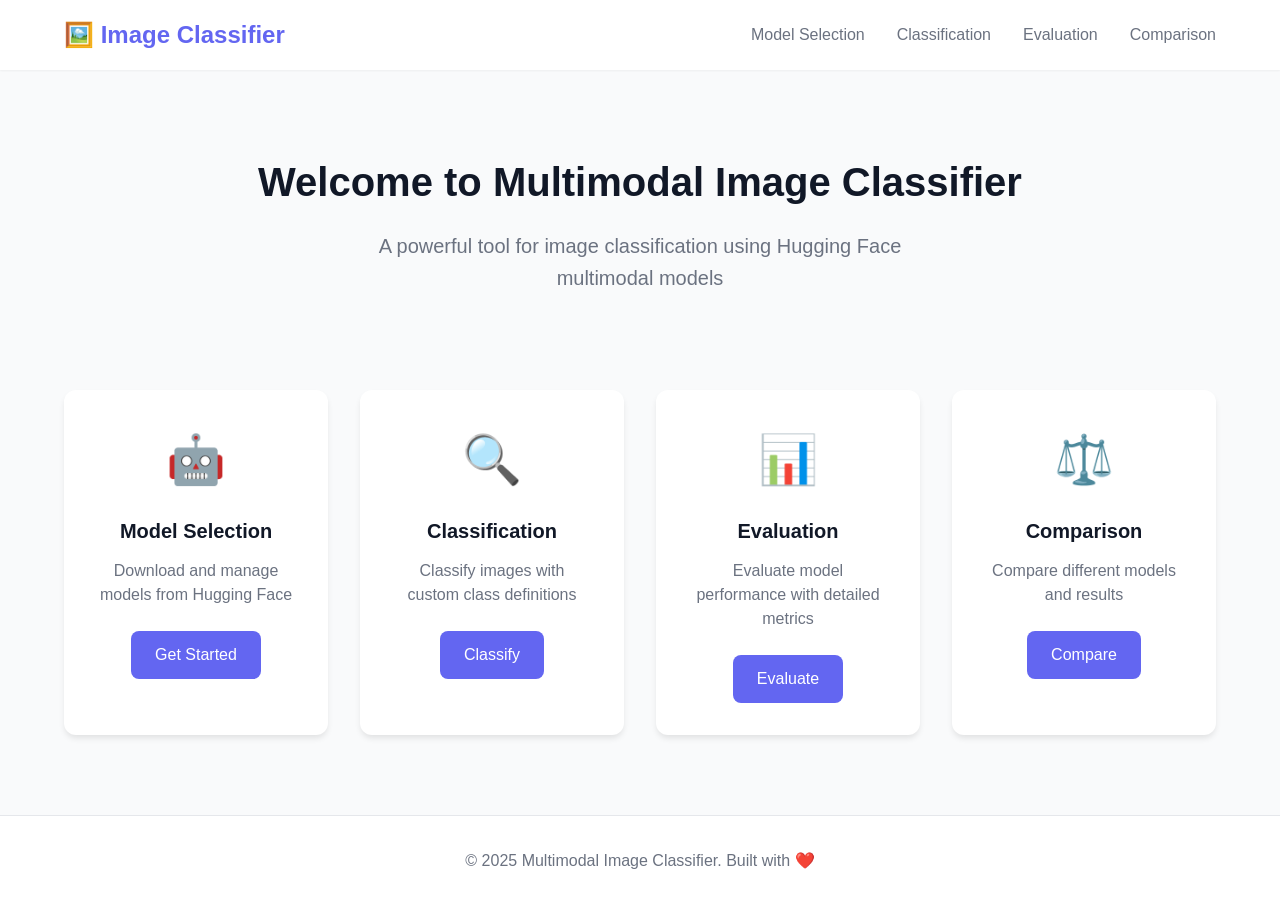
<file: frontend/index.html>
<!DOCTYPE html>
<html lang="tr">
<head>
    <meta charset="UTF-8">
    <meta name="viewport" content="width=device-width, initial-scale=1.0">
    <title>Multimodal Image Classifier</title>
    <link rel="stylesheet" href="css/main.css">
    <link rel="stylesheet" href="css/components.css">
</head>
<body>
    <nav class="navbar">
        <div class="container">
            <div class="nav-brand">
                <h1>🖼️ Image Classifier</h1>
            </div>
            <ul class="nav-menu">
                <li><a href="pages/model-selection.html" class="nav-link">Model Selection</a></li>
                <li><a href="pages/classification.html" class="nav-link">Classification</a></li>
                <li><a href="pages/evaluation.html" class="nav-link">Evaluation</a></li>
                <li><a href="pages/comparison.html" class="nav-link">Comparison</a></li>
            </ul>
        </div>
    </nav>

    <main class="main-content">
        <div class="container">
            <section class="hero">
                <h2>Welcome to Multimodal Image Classifier</h2>
                <p>A powerful tool for image classification using Hugging Face multimodal models</p>
            </section>

            <section class="features">
                <div class="feature-card">
                    <div class="feature-icon">🤖</div>
                    <h3>Model Selection</h3>
                    <p>Download and manage models from Hugging Face</p>
                    <a href="pages/model-selection.html" class="btn btn-primary">Get Started</a>
                </div>

                <div class="feature-card">
                    <div class="feature-icon">🔍</div>
                    <h3>Classification</h3>
                    <p>Classify images with custom class definitions</p>
                    <a href="pages/classification.html" class="btn btn-primary">Classify</a>
                </div>

                <div class="feature-card">
                    <div class="feature-icon">📊</div>
                    <h3>Evaluation</h3>
                    <p>Evaluate model performance with detailed metrics</p>
                    <a href="pages/evaluation.html" class="btn btn-primary">Evaluate</a>
                </div>

                <div class="feature-card">
                    <div class="feature-icon">⚖️</div>
                    <h3>Comparison</h3>
                    <p>Compare different models and results</p>
                    <a href="pages/comparison.html" class="btn btn-primary">Compare</a>
                </div>
            </section>
        </div>
    </main>

    <footer class="footer">
        <div class="container">
            <p>&copy; 2025 Multimodal Image Classifier. Built with ❤️</p>
        </div>
    </footer>
</body>
</html>
</file>
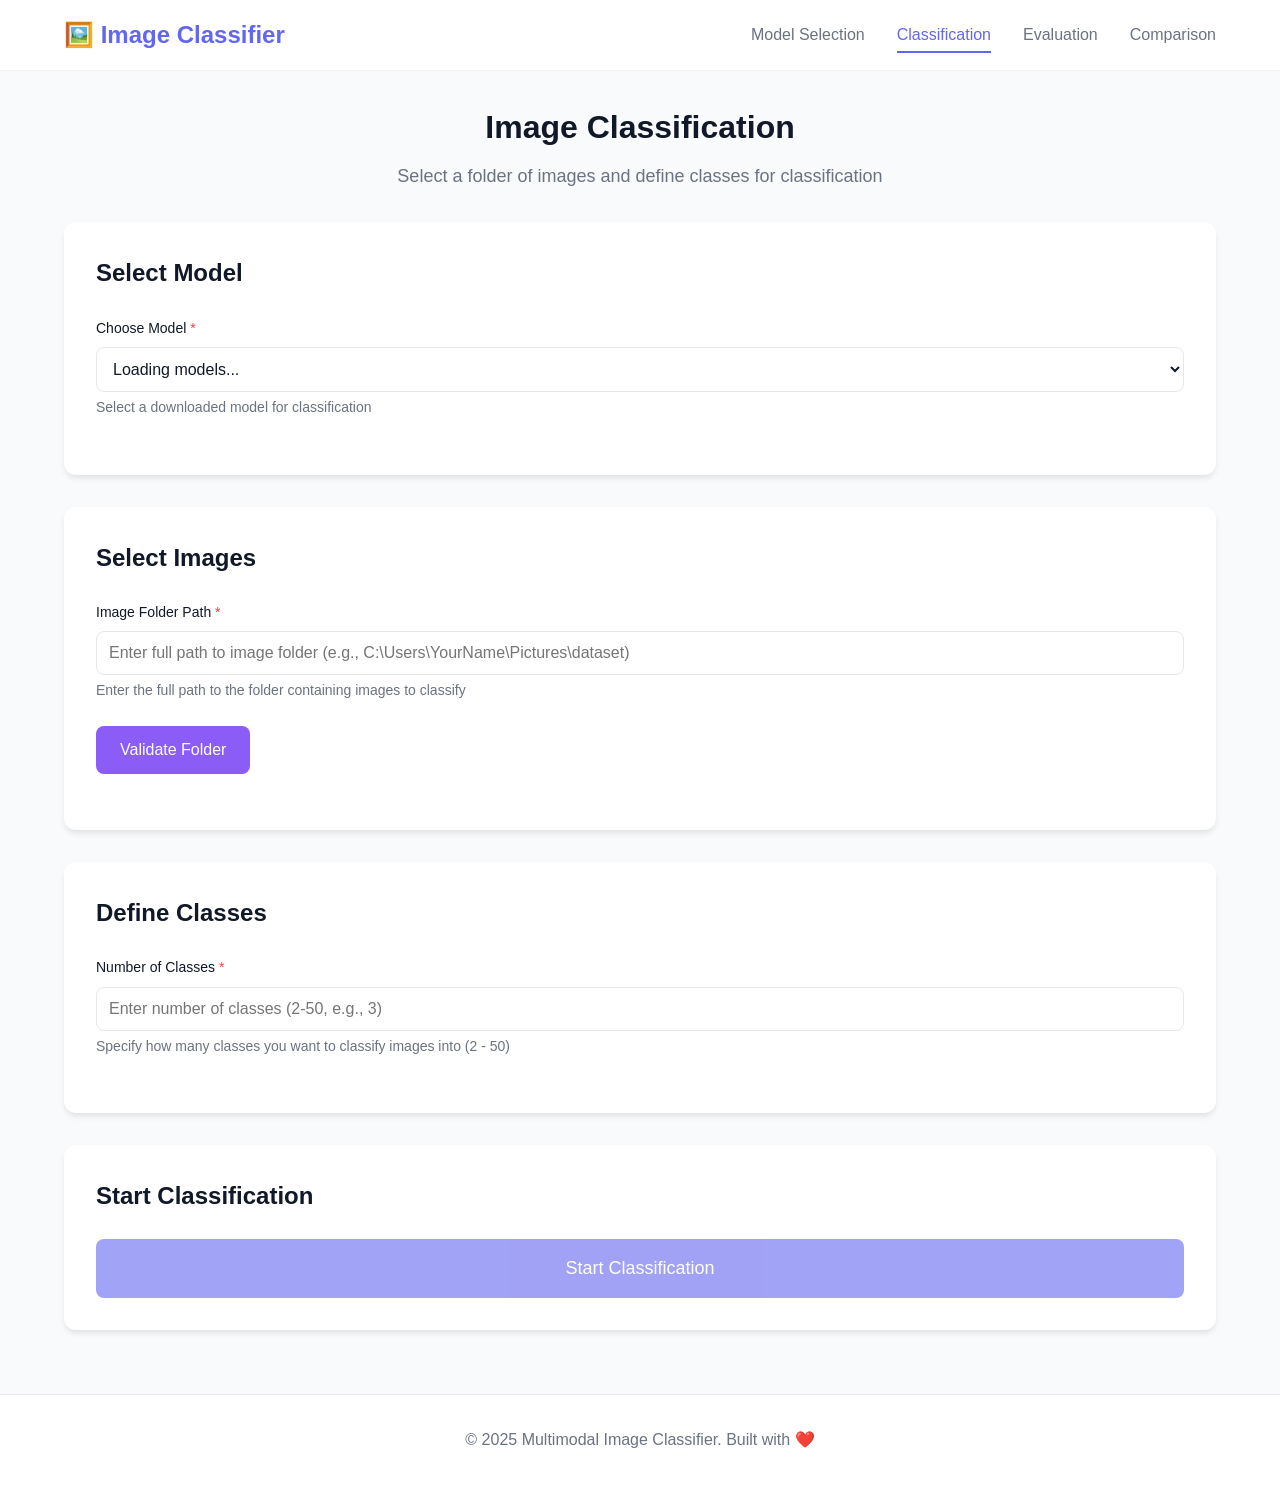
<file: frontend/pages/classification.html>
<!DOCTYPE html>
<html lang="tr">
<head>
    <meta charset="UTF-8">
    <meta name="viewport" content="width=device-width, initial-scale=1.0">
    <title>Classification - Multimodal Image Classifier</title>
    <link rel="stylesheet" href="../css/main.css">
    <link rel="stylesheet" href="../css/components.css">
</head>
<body>
    <nav class="navbar">
        <div class="container">
            <div class="nav-brand">
                <h1>🖼️ Image Classifier</h1>
            </div>
            <ul class="nav-menu">
                <li><a href="model-selection.html" class="nav-link">Model Selection</a></li>
                <li><a href="classification.html" class="nav-link active">Classification</a></li>
                <li><a href="evaluation.html" class="nav-link">Evaluation</a></li>
                <li><a href="comparison.html" class="nav-link">Comparison</a></li>
            </ul>
        </div>
    </nav>

    <main class="main-content">
        <div class="container">
            <div class="page-header">
                <h2>Image Classification</h2>
                <p>Select a folder of images and define classes for classification</p>
            </div>

            <div id="message-container" class="hidden"></div>

            <div class="content-section">
                <h3 class="section-title">Select Model</h3>
                
                <div class="form-group">
                    <label for="modelSelect" class="form-label form-label-required">Choose Model</label>
                    <select id="modelSelect" class="form-select">
                        <option value="">Loading models...</option>
                    </select>
                    <span class="form-help">Select a downloaded model for classification</span>
                </div>
            </div>

            <div class="content-section">
                <h3 class="section-title">Select Images</h3>
                
                <div class="form-group">
                    <label for="folderPathInput" class="form-label form-label-required">Image Folder Path</label>
                    <input 
                        type="text" 
                        id="folderPathInput" 
                        class="form-input" 
                        placeholder="Enter full path to image folder (e.g., C:\Users\YourName\Pictures\dataset)"
                    >
                    <span class="form-help">Enter the full path to the folder containing images to classify</span>
                </div>

                <div class="form-group">
                    <button id="validateFolderButton" class="btn btn-secondary">
                        Validate Folder
                    </button>
                </div>

                <div id="folderInfo" class="hidden">
                    <div class="card mt-2">
                        <div class="card-body">
                            <p><strong>Folder Path:</strong> <span id="folderPath"></span></p>
                            <p><strong>Status:</strong> <span id="folderStatus" class="badge badge-success">Valid</span></p>
                        </div>
                    </div>
                </div>
            </div>

            <div class="content-section">
                <h3 class="section-title">Define Classes</h3>
                
                <div class="form-group">
                    <label for="classCount" class="form-label form-label-required">Number of Classes</label>
                    <input 
                        type="number" 
                        id="classCount" 
                        class="form-input" 
                        min="2" 
                        max="50" 
                        placeholder="Enter number of classes (2-50, e.g., 3)"
                    >
                    <span class="form-help">Specify how many classes you want to classify images into (2 - 50)</span>
                </div>

                <div id="classInputsContainer" class="hidden">
                    <div class="form-group">
                        <label class="form-label">Class Names</label>
                        <div id="classInputs"></div>
                    </div>
                </div>
            </div>

            <div class="content-section">
                <h3 class="section-title">Start Classification</h3>
                
                <button id="startButton" class="btn btn-primary btn-lg btn-block" disabled>
                    Start Classification
                </button>

                <div id="progressContainer" class="hidden mt-3">
                    <div class="progress">
                        <div id="progressBar" class="progress-bar progress-bar-striped" style="width: 0%">
                            0%
                        </div>
                    </div>
                    <p class="text-center mt-2">
                        <span id="progressText">Processing images...</span>
                    </p>
                </div>

                <div id="resultsContainer" class="hidden mt-3">
                    <div class="card">
                        <div class="card-header">
                            <h4 class="card-title">Classification Complete</h4>
                        </div>
                        <div class="card-body">
                            <p><strong>Prediction ID:</strong> <span id="predictionId"></span></p>
                            <p><strong>Total Images Processed:</strong> <span id="totalProcessed"></span></p>
                            <p class="mt-3">You can now proceed to the evaluation page to assess the model's performance.</p>
                            <div class="btn-group mt-3">
                                <a href="evaluation.html" class="btn btn-success">Go to Evaluation</a>
                                <button id="newClassificationButton" class="btn btn-outline">New Classification</button>
                            </div>
                        </div>
                    </div>
                </div>
            </div>
        </div>
    </main>

    <footer class="footer">
        <div class="container">
            <p>&copy; 2025 Multimodal Image Classifier. Built with ❤️</p>
        </div>
    </footer>

    <script src="../js/api.js"></script>
    <script src="../js/classification.js"></script>
</body>
</html>
</file>
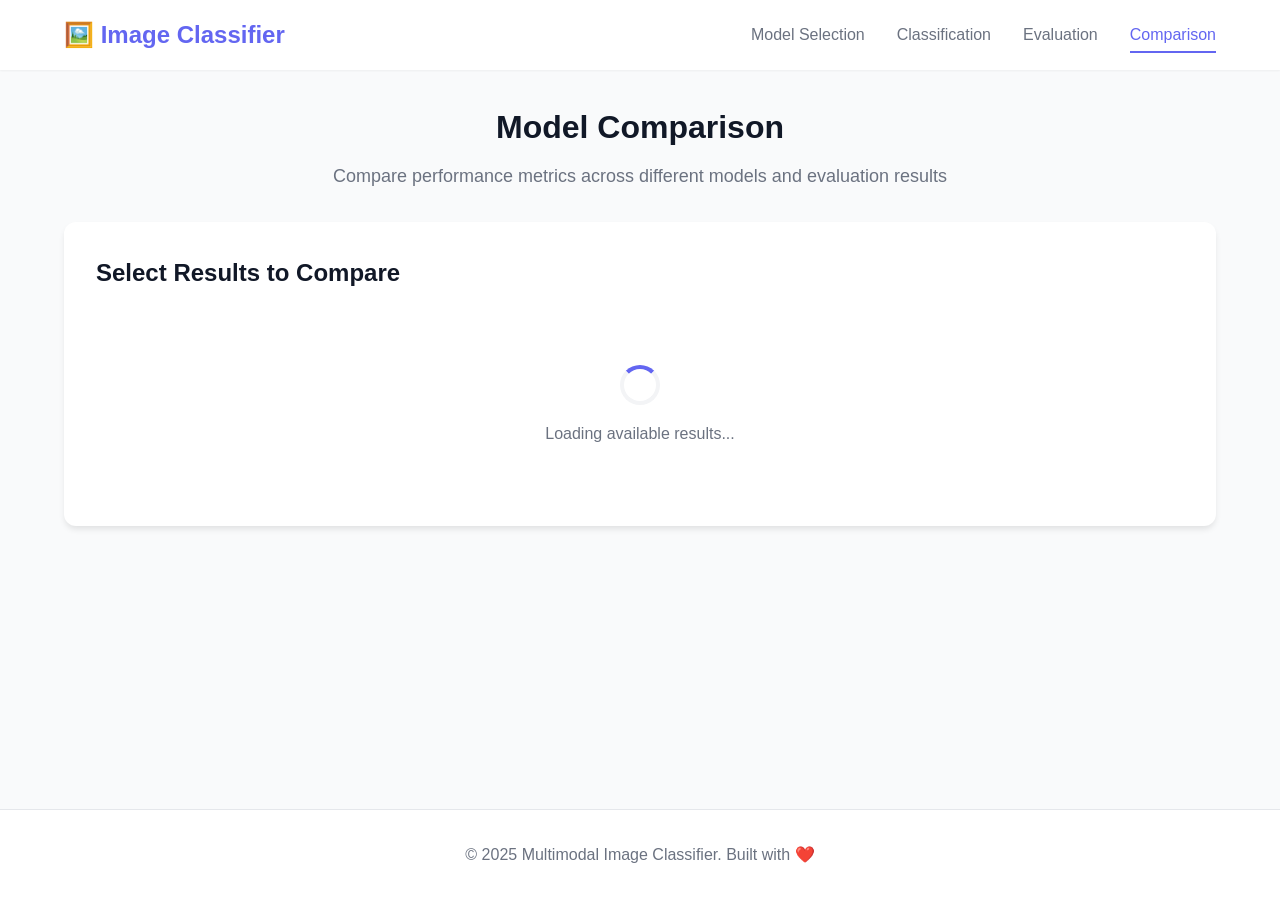
<file: frontend/pages/comparison.html>
<!DOCTYPE html>
<html lang="tr">
<head>
    <meta charset="UTF-8">
    <meta name="viewport" content="width=device-width, initial-scale=1.0">
    <title>Comparison - Multimodal Image Classifier</title>
    <link rel="stylesheet" href="../css/main.css">
    <link rel="stylesheet" href="../css/components.css">
</head>
<body>
    <nav class="navbar">
        <div class="container">
            <div class="nav-brand">
                <h1>🖼️ Image Classifier</h1>
            </div>
            <ul class="nav-menu">
                <li><a href="model-selection.html" class="nav-link">Model Selection</a></li>
                <li><a href="classification.html" class="nav-link">Classification</a></li>
                <li><a href="evaluation.html" class="nav-link">Evaluation</a></li>
                <li><a href="comparison.html" class="nav-link active">Comparison</a></li>
            </ul>
        </div>
    </nav>

    <main class="main-content">
        <div class="container">
            <div class="page-header">
                <h2>Model Comparison</h2>
                <p>Compare performance metrics across different models and evaluation results</p>
            </div>

            <!-- Message Container -->
            <div id="message-container" class="hidden"></div>

            <!-- Results Selection Section -->
            <div class="content-section">
                <h3 class="section-title">Select Results to Compare</h3>
                
                <div id="loading-container" class="hidden">
                    <div class="loading-container">
                        <div class="spinner"></div>
                        <p class="loading-text">Loading available results...</p>
                    </div>
                </div>

                <div id="results-selection-container" class="hidden">
                    <div class="btn-group mb-3">
                        <button id="select-all-btn" class="btn btn-secondary btn-sm">
                            Select All
                        </button>
                        <button id="deselect-all-btn" class="btn btn-secondary btn-sm">
                            Deselect All
                        </button>
                        <button id="compare-btn" class="btn btn-primary" disabled>
                            Compare Selected Results
                        </button>
                    </div>

                    <div id="results-list" class="card">
                        <div class="card-body">
                            <p class="text-secondary">No evaluation results available. Please complete an evaluation first.</p>
                        </div>
                    </div>
                </div>
            </div>

            <!-- Comparison Results Section -->
            <div id="comparison-section" class="content-section hidden">
                <h3 class="section-title">Comparison Results</h3>
                
                <div class="table-container">
                    <table id="comparison-table" class="table table-sortable">
                        <thead>
                            <tr>
                                <th data-column="model_name">Model Name</th>
                                <th data-column="date">Date</th>
                                <th data-column="accuracy">Accuracy</th>
                                <th data-column="precision">Precision</th>
                                <th data-column="recall">Recall</th>
                                <th data-column="f1_score">F1-Score</th>
                            </tr>
                        </thead>
                        <tbody id="comparison-table-body">
                        </tbody>
                    </table>
                </div>

                <div class="btn-group mt-3">
                    <button id="new-comparison-btn" class="btn btn-outline">
                        New Comparison
                    </button>
                </div>
            </div>
        </div>
    </main>

    <footer class="footer">
        <div class="container">
            <p>&copy; 2025 Multimodal Image Classifier. Built with ❤️</p>
        </div>
    </footer>

    <script src="../js/api.js"></script>
    <script src="../js/comparison.js"></script>
</body>
</html>
</file>
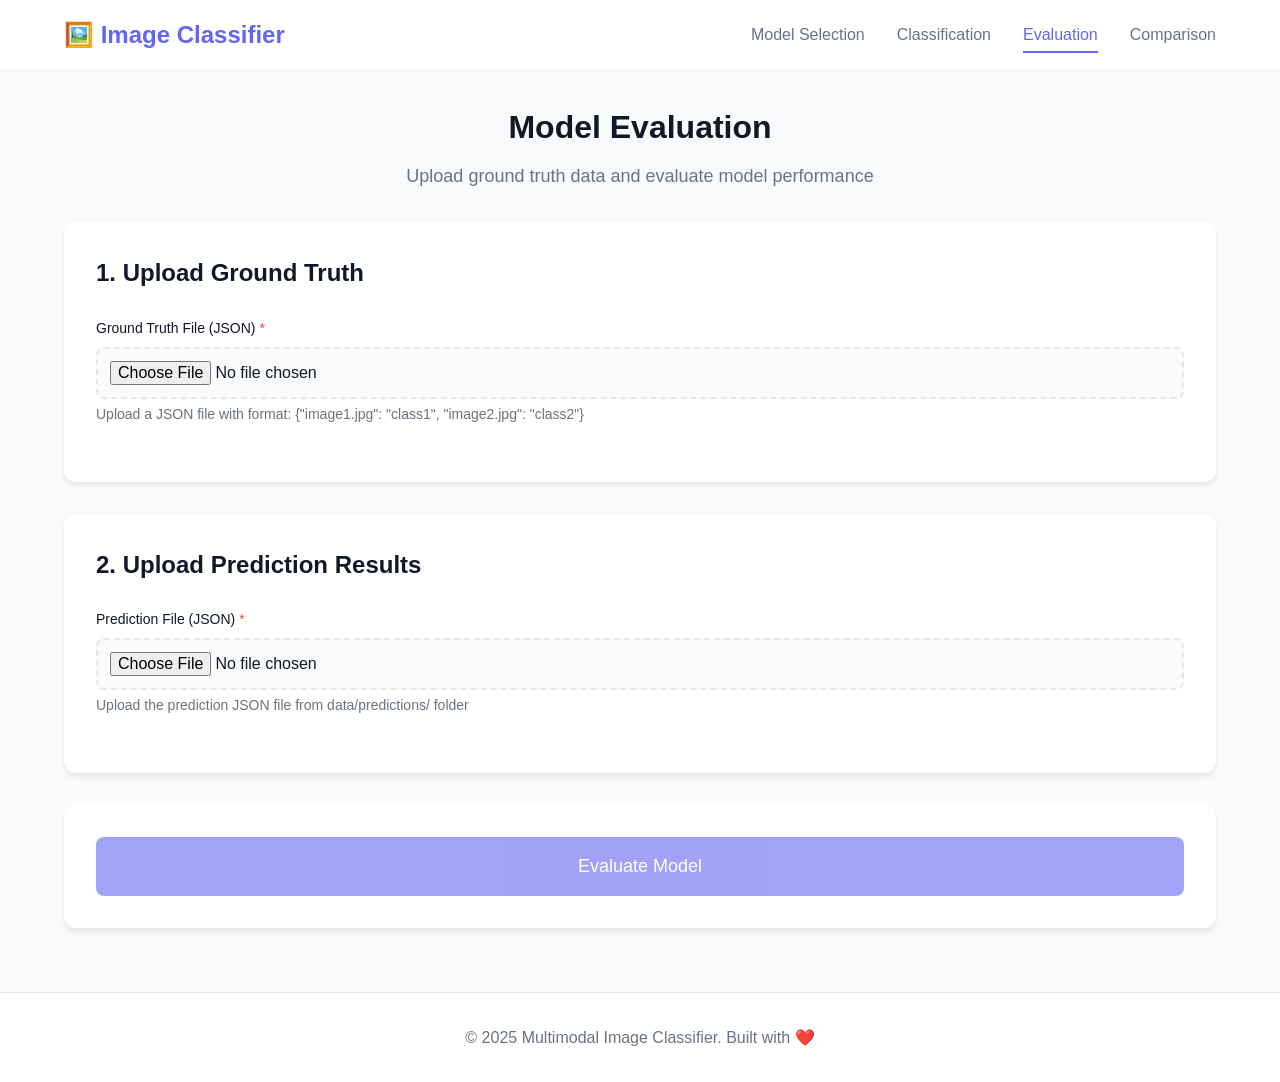
<file: frontend/pages/evaluation.html>
<!DOCTYPE html>
<html lang="tr">
<head>
    <meta charset="UTF-8">
    <meta name="viewport" content="width=device-width, initial-scale=1.0">
    <title>Evaluation - Multimodal Image Classifier</title>
    <link rel="stylesheet" href="../css/main.css">
    <link rel="stylesheet" href="../css/components.css">
</head>
<body>
    <nav class="navbar">
        <div class="container">
            <div class="nav-brand">
                <h1>🖼️ Image Classifier</h1>
            </div>
            <ul class="nav-menu">
                <li><a href="model-selection.html" class="nav-link">Model Selection</a></li>
                <li><a href="classification.html" class="nav-link">Classification</a></li>
                <li><a href="evaluation.html" class="nav-link active">Evaluation</a></li>
                <li><a href="comparison.html" class="nav-link">Comparison</a></li>
            </ul>
        </div>
    </nav>

    <main class="main-content">
        <div class="container">
            <div class="page-header">
                <h2>Model Evaluation</h2>
                <p>Upload ground truth data and evaluate model performance</p>
            </div>

            <!-- Message Container -->
            <div id="message-container" class="hidden"></div>

            <!-- Ground Truth Upload Section -->
            <div class="content-section">
                <h3 class="section-title">1. Upload Ground Truth</h3>
                <div class="form-group">
                    <label for="ground-truth-file" class="form-label form-label-required">
                        Ground Truth File (JSON)
                    </label>
                    <input 
                        type="file" 
                        id="ground-truth-file" 
                        class="form-file-input" 
                        accept=".json"
                    >
                    <span class="form-help">
                        Upload a JSON file with format: {"image1.jpg": "class1", "image2.jpg": "class2"}
                    </span>
                </div>
                <div id="ground-truth-info" class="hidden mt-2">
                    <div class="badge badge-success">✓ Ground truth uploaded</div>
                    <p class="form-help mt-1" id="ground-truth-details"></p>
                </div>
            </div>

            <!-- Prediction File Upload Section -->
            <div class="content-section">
                <h3 class="section-title">2. Upload Prediction Results</h3>
                <div class="form-group">
                    <label for="prediction-file" class="form-label form-label-required">
                        Prediction File (JSON)
                    </label>
                    <input 
                        type="file" 
                        id="prediction-file" 
                        class="form-file-input" 
                        accept=".json"
                    >
                    <span class="form-help">
                        Upload the prediction JSON file from data/predictions/ folder
                    </span>
                </div>
                <div id="prediction-info" class="hidden mt-2">
                    <div class="badge badge-success">✓ Prediction file loaded</div>
                    <p class="form-help mt-1" id="prediction-details"></p>
                </div>
            </div>

            <!-- Evaluate Button -->
            <div class="content-section">
                <button id="evaluate-btn" class="btn btn-primary btn-lg btn-block" disabled>
                    Evaluate Model
                </button>
            </div>

            <!-- Loading Container -->
            <div id="loading-container" class="hidden"></div>

            <!-- Results Section -->
            <div id="results-section" class="hidden">
                <!-- Metrics Cards -->
                <div class="content-section">
                    <h3 class="section-title">Evaluation Metrics</h3>
                    <div class="card-grid">
                        <div class="card">
                            <div class="card-body text-center">
                                <h4 style="color: var(--text-secondary); font-size: 0.875rem; margin-bottom: 0.5rem;">Accuracy</h4>
                                <p id="metric-accuracy" style="font-size: 2.5rem; font-weight: 700; color: var(--primary-color); margin: 0;">-</p>
                            </div>
                        </div>
                        <div class="card">
                            <div class="card-body text-center">
                                <h4 style="color: var(--text-secondary); font-size: 0.875rem; margin-bottom: 0.5rem;">Precision</h4>
                                <p id="metric-precision" style="font-size: 2.5rem; font-weight: 700; color: var(--success-color); margin: 0;">-</p>
                            </div>
                        </div>
                        <div class="card">
                            <div class="card-body text-center">
                                <h4 style="color: var(--text-secondary); font-size: 0.875rem; margin-bottom: 0.5rem;">Recall</h4>
                                <p id="metric-recall" style="font-size: 2.5rem; font-weight: 700; color: var(--warning-color); margin: 0;">-</p>
                            </div>
                        </div>
                        <div class="card">
                            <div class="card-body text-center">
                                <h4 style="color: var(--text-secondary); font-size: 0.875rem; margin-bottom: 0.5rem;">F1-Score</h4>
                                <p id="metric-f1" style="font-size: 2.5rem; font-weight: 700; color: var(--secondary-color); margin: 0;">-</p>
                            </div>
                        </div>
                    </div>
                </div>

                <!-- Confusion Matrix -->
                <div class="content-section">
                    <h3 class="section-title">Confusion Matrix</h3>
                    <div id="confusion-matrix-container" class="text-center">
                        <p class="text-secondary">Confusion matrix will appear here</p>
                    </div>
                </div>

                <!-- Per-Class Metrics -->
                <div class="content-section">
                    <h3 class="section-title">Per-Class Metrics</h3>
                    <div id="per-class-metrics-container">
                        <p class="text-secondary">Per-class metrics will appear here</p>
                    </div>
                </div>

                <!-- Save Results Button -->
                <div class="content-section">
                    <button id="save-results-btn" class="btn btn-success btn-lg btn-block">
                        💾 Save Evaluation Results
                    </button>
                </div>
            </div>
        </div>
    </main>

    <footer class="footer">
        <div class="container">
            <p>&copy; 2025 Multimodal Image Classifier. Built with ❤️</p>
        </div>
    </footer>

    <script src="../js/api.js"></script>
    <script src="../js/evaluation.js"></script>
</body>
</html>
</file>
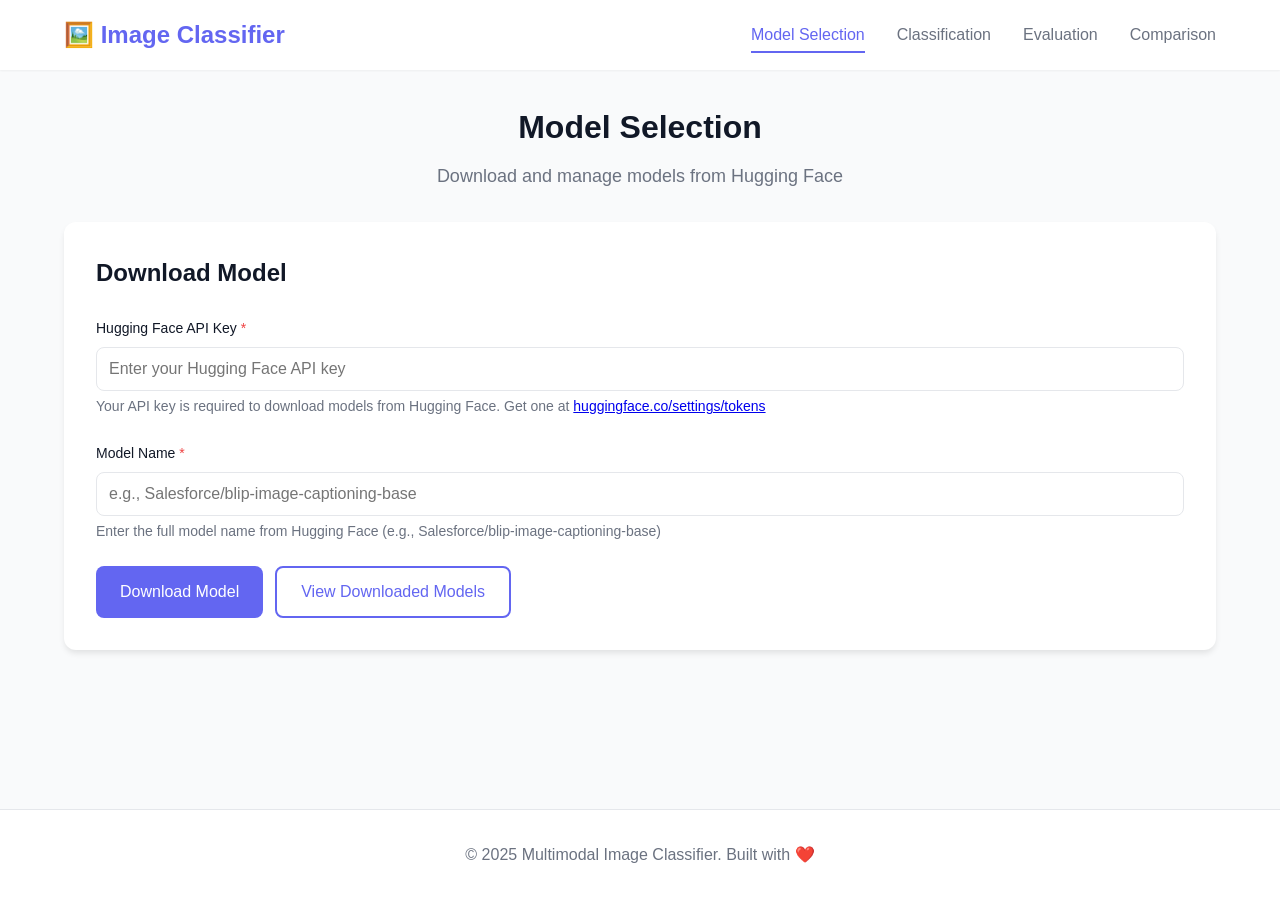
<file: frontend/pages/model-selection.html>
<!DOCTYPE html>
<html lang="tr">
<head>
    <meta charset="UTF-8">
    <meta name="viewport" content="width=device-width, initial-scale=1.0">
    <title>Model Selection - Multimodal Image Classifier</title>
    <link rel="stylesheet" href="../css/main.css">
    <link rel="stylesheet" href="../css/components.css">
</head>
<body>
    <nav class="navbar">
        <div class="container">
            <div class="nav-brand">
                <h1>🖼️ Image Classifier</h1>
            </div>
            <ul class="nav-menu">
                <li><a href="model-selection.html" class="nav-link active">Model Selection</a></li>
                <li><a href="classification.html" class="nav-link">Classification</a></li>
                <li><a href="evaluation.html" class="nav-link">Evaluation</a></li>
                <li><a href="comparison.html" class="nav-link">Comparison</a></li>
            </ul>
        </div>
    </nav>

    <main class="main-content">
        <div class="container">
            <div class="page-header">
                <h2>Model Selection</h2>
                <p>Download and manage models from Hugging Face</p>
            </div>

            <!-- Message Container -->
            <div id="message-container" class="hidden"></div>

            <!-- Model Download Section -->
            <div class="content-section">
                <h3 class="section-title">Download Model</h3>
                
                <form id="model-download-form">
                    <div class="form-group">
                        <label for="api-key" class="form-label form-label-required">Hugging Face API Key</label>
                        <input 
                            type="password" 
                            id="api-key" 
                            class="form-input" 
                            placeholder="Enter your Hugging Face API key"
                            required
                        >
                        <span class="form-help">Your API key is required to download models from Hugging Face. Get one at <a href="https://huggingface.co/settings/tokens" target="_blank">huggingface.co/settings/tokens</a></span>
                    </div>

                    <div class="form-group">
                        <label for="model-name" class="form-label form-label-required">Model Name</label>
                        <input 
                            type="text" 
                            id="model-name" 
                            class="form-input" 
                            placeholder="e.g., Salesforce/blip-image-captioning-base"
                            required
                        >
                        <span class="form-help">Enter the full model name from Hugging Face (e.g., Salesforce/blip-image-captioning-base)</span>
                    </div>

                    <div class="btn-group">
                        <button type="submit" id="download-btn" class="btn btn-primary">
                            Download Model
                        </button>
                        <button type="button" id="show-models-btn" class="btn btn-outline">
                            View Downloaded Models
                        </button>
                    </div>
                </form>
            </div>

            <!-- Loading Container -->
            <div id="loading-container" class="hidden">
                <div class="content-section">
                    <div class="loading-container">
                        <div class="spinner spinner-lg"></div>
                        <p class="loading-text">Downloading model from Hugging Face...</p>
                        <p class="text-secondary">This may take a few minutes depending on the model size</p>
                    </div>
                </div>
            </div>

            <!-- Downloaded Models Section -->
            <div id="models-section" class="content-section hidden">
                <h3 class="section-title">Downloaded Models</h3>
                <div id="models-list"></div>
            </div>
        </div>
    </main>

    <footer class="footer">
        <div class="container">
            <p>&copy; 2025 Multimodal Image Classifier. Built with ❤️</p>
        </div>
    </footer>

    <script src="../js/api.js"></script>
    <script src="../js/model-selection.js"></script>
</body>
</html>
</file>
<file: frontend/css/main.css>
/* Reset and Base Styles */
* {
    margin: 0;
    padding: 0;
    box-sizing: border-box;
}

:root {
    --primary-color: #6366f1;
    --primary-hover: #4f46e5;
    --secondary-color: #8b5cf6;
    --success-color: #10b981;
    --error-color: #ef4444;
    --warning-color: #f59e0b;
    --info-color: #3b82f6;
    
    --bg-primary: #ffffff;
    --bg-secondary: #f9fafb;
    --bg-tertiary: #f3f4f6;
    
    --text-primary: #111827;
    --text-secondary: #6b7280;
    --text-light: #9ca3af;
    
    --border-color: #e5e7eb;
    --shadow-sm: 0 1px 2px 0 rgba(0, 0, 0, 0.05);
    --shadow-md: 0 4px 6px -1px rgba(0, 0, 0, 0.1);
    --shadow-lg: 0 10px 15px -3px rgba(0, 0, 0, 0.1);
    
    --radius-sm: 0.375rem;
    --radius-md: 0.5rem;
    --radius-lg: 0.75rem;
    
    --transition: all 0.3s ease;
}

body {
    font-family: -apple-system, BlinkMacSystemFont, 'Segoe UI', Roboto, 'Helvetica Neue', Arial, sans-serif;
    line-height: 1.6;
    color: var(--text-primary);
    background-color: var(--bg-secondary);
    min-height: 100vh;
    display: flex;
    flex-direction: column;
}

/* Container */
.container {
    max-width: 1200px;
    margin: 0 auto;
    padding: 0 1.5rem;
    width: 100%;
}

/* Navigation */
.navbar {
    background-color: var(--bg-primary);
    box-shadow: var(--shadow-sm);
    position: sticky;
    top: 0;
    z-index: 1000;
}

.navbar .container {
    display: flex;
    justify-content: space-between;
    align-items: center;
    padding: 1rem 1.5rem;
}

.nav-brand h1 {
    font-size: 1.5rem;
    color: var(--primary-color);
    font-weight: 700;
}

.nav-menu {
    display: flex;
    list-style: none;
    gap: 2rem;
}

.nav-link {
    text-decoration: none;
    color: var(--text-secondary);
    font-weight: 500;
    transition: var(--transition);
    padding: 0.5rem 0;
    border-bottom: 2px solid transparent;
}

.nav-link:hover,
.nav-link.active {
    color: var(--primary-color);
    border-bottom-color: var(--primary-color);
}

/* Main Content */
.main-content {
    flex: 1;
    padding: 2rem 0;
}

/* Hero Section */
.hero {
    text-align: center;
    padding: 3rem 0;
    margin-bottom: 3rem;
}

.hero h2 {
    font-size: 2.5rem;
    color: var(--text-primary);
    margin-bottom: 1rem;
    font-weight: 700;
}

.hero p {
    font-size: 1.25rem;
    color: var(--text-secondary);
    max-width: 600px;
    margin: 0 auto;
}

/* Features Grid */
.features {
    display: grid;
    grid-template-columns: repeat(auto-fit, minmax(250px, 1fr));
    gap: 2rem;
    margin-bottom: 3rem;
}

.feature-card {
    background: var(--bg-primary);
    padding: 2rem;
    border-radius: var(--radius-lg);
    box-shadow: var(--shadow-md);
    text-align: center;
    transition: var(--transition);
}

.feature-card:hover {
    transform: translateY(-4px);
    box-shadow: var(--shadow-lg);
}

.feature-icon {
    font-size: 3rem;
    margin-bottom: 1rem;
}

.feature-card h3 {
    font-size: 1.25rem;
    color: var(--text-primary);
    margin-bottom: 0.75rem;
    font-weight: 600;
}

.feature-card p {
    color: var(--text-secondary);
    margin-bottom: 1.5rem;
    line-height: 1.5;
}

/* Page Header */
.page-header {
    text-align: center;
    margin-bottom: 2rem;
}

.page-header h2 {
    font-size: 2rem;
    color: var(--text-primary);
    margin-bottom: 0.5rem;
    font-weight: 700;
}

.page-header p {
    color: var(--text-secondary);
    font-size: 1.125rem;
}

/* Content Section */
.content-section {
    background: var(--bg-primary);
    padding: 2rem;
    border-radius: var(--radius-lg);
    box-shadow: var(--shadow-md);
    margin-bottom: 2rem;
}

.section-title {
    font-size: 1.5rem;
    color: var(--text-primary);
    margin-bottom: 1.5rem;
    font-weight: 600;
}

/* Footer */
.footer {
    background-color: var(--bg-primary);
    border-top: 1px solid var(--border-color);
    padding: 2rem 0;
    margin-top: auto;
}

.footer p {
    text-align: center;
    color: var(--text-secondary);
}

/* Loading Spinner */
.spinner {
    display: inline-block;
    width: 40px;
    height: 40px;
    border: 4px solid var(--bg-tertiary);
    border-top-color: var(--primary-color);
    border-radius: 50%;
    animation: spin 0.8s linear infinite;
}

.spinner-sm {
    width: 20px;
    height: 20px;
    border-width: 2px;
}

.spinner-lg {
    width: 60px;
    height: 60px;
    border-width: 6px;
}

@keyframes spin {
    to {
        transform: rotate(360deg);
    }
}

.loading-container {
    display: flex;
    flex-direction: column;
    align-items: center;
    justify-content: center;
    padding: 3rem;
    gap: 1rem;
}

.loading-text {
    color: var(--text-secondary);
    font-size: 1rem;
}

/* Message Component */
.message {
    padding: 1rem 1.5rem;
    border-radius: var(--radius-md);
    margin-bottom: 1rem;
    display: flex;
    align-items: center;
    gap: 0.75rem;
    animation: slideIn 0.3s ease;
}

@keyframes slideIn {
    from {
        opacity: 0;
        transform: translateY(-10px);
    }
    to {
        opacity: 1;
        transform: translateY(0);
    }
}

.message-success {
    background-color: #d1fae5;
    color: #065f46;
    border-left: 4px solid var(--success-color);
}

.message-error {
    background-color: #fee2e2;
    color: #991b1b;
    border-left: 4px solid var(--error-color);
}

.message-warning {
    background-color: #fef3c7;
    color: #92400e;
    border-left: 4px solid var(--warning-color);
}

.message-info {
    background-color: #dbeafe;
    color: #1e40af;
    border-left: 4px solid var(--info-color);
}

.message-icon {
    font-size: 1.25rem;
}

.message-content {
    flex: 1;
}

.message-close {
    background: none;
    border: none;
    font-size: 1.25rem;
    cursor: pointer;
    color: inherit;
    opacity: 0.7;
    transition: var(--transition);
}

.message-close:hover {
    opacity: 1;
}

/* Utility Classes */
.hidden {
    display: none !important;
}

.text-center {
    text-align: center;
}

.text-left {
    text-align: left;
}

.text-right {
    text-align: right;
}

.mt-1 { margin-top: 0.5rem; }
.mt-2 { margin-top: 1rem; }
.mt-3 { margin-top: 1.5rem; }
.mt-4 { margin-top: 2rem; }

.mb-1 { margin-bottom: 0.5rem; }
.mb-2 { margin-bottom: 1rem; }
.mb-3 { margin-bottom: 1.5rem; }
.mb-4 { margin-bottom: 2rem; }

.p-1 { padding: 0.5rem; }
.p-2 { padding: 1rem; }
.p-3 { padding: 1.5rem; }
.p-4 { padding: 2rem; }

/* Responsive Design */
@media (max-width: 768px) {
    .navbar .container {
        flex-direction: column;
        gap: 1rem;
    }
    
    .nav-menu {
        flex-direction: column;
        gap: 0.5rem;
        text-align: center;
        width: 100%;
    }
    
    .hero h2 {
        font-size: 2rem;
    }
    
    .hero p {
        font-size: 1rem;
    }
    
    .features {
        grid-template-columns: 1fr;
    }
    
    .content-section {
        padding: 1.5rem;
    }
}

@media (max-width: 480px) {
    .container {
        padding: 0 1rem;
    }
    
    .hero {
        padding: 2rem 0;
    }
    
    .hero h2 {
        font-size: 1.75rem;
    }
    
    .page-header h2 {
        font-size: 1.5rem;
    }
}
</file>
<file: frontend/css/components.css>
/* Button Components */
.btn {
    display: inline-block;
    padding: 0.75rem 1.5rem;
    font-size: 1rem;
    font-weight: 500;
    text-align: center;
    text-decoration: none;
    border: none;
    border-radius: var(--radius-md);
    cursor: pointer;
    transition: var(--transition);
    line-height: 1.5;
}

.btn:disabled {
    opacity: 0.6;
    cursor: not-allowed;
}

.btn-primary {
    background-color: var(--primary-color);
    color: white;
}

.btn-primary:hover:not(:disabled) {
    background-color: var(--primary-hover);
    transform: translateY(-1px);
    box-shadow: var(--shadow-md);
}

.btn-secondary {
    background-color: var(--secondary-color);
    color: white;
}

.btn-secondary:hover:not(:disabled) {
    background-color: #7c3aed;
    transform: translateY(-1px);
    box-shadow: var(--shadow-md);
}

.btn-success {
    background-color: var(--success-color);
    color: white;
}

.btn-success:hover:not(:disabled) {
    background-color: #059669;
    transform: translateY(-1px);
    box-shadow: var(--shadow-md);
}

.btn-danger {
    background-color: var(--error-color);
    color: white;
}

.btn-danger:hover:not(:disabled) {
    background-color: #dc2626;
    transform: translateY(-1px);
    box-shadow: var(--shadow-md);
}

.btn-outline {
    background-color: transparent;
    border: 2px solid var(--primary-color);
    color: var(--primary-color);
}

.btn-outline:hover:not(:disabled) {
    background-color: var(--primary-color);
    color: white;
}

.btn-sm {
    padding: 0.5rem 1rem;
    font-size: 0.875rem;
}

.btn-lg {
    padding: 1rem 2rem;
    font-size: 1.125rem;
}

.btn-block {
    display: block;
    width: 100%;
}

.btn-group {
    display: flex;
    gap: 0.75rem;
    flex-wrap: wrap;
}

/* Card Components */
.card {
    background: var(--bg-primary);
    border-radius: var(--radius-lg);
    box-shadow: var(--shadow-md);
    overflow: hidden;
    transition: var(--transition);
}

.card:hover {
    box-shadow: var(--shadow-lg);
}

.card-header {
    padding: 1.5rem;
    border-bottom: 1px solid var(--border-color);
    background-color: var(--bg-secondary);
}

.card-title {
    font-size: 1.25rem;
    font-weight: 600;
    color: var(--text-primary);
    margin: 0;
}

.card-body {
    padding: 1.5rem;
}

.card-footer {
    padding: 1.5rem;
    border-top: 1px solid var(--border-color);
    background-color: var(--bg-secondary);
}

.card-grid {
    display: grid;
    grid-template-columns: repeat(auto-fill, minmax(300px, 1fr));
    gap: 1.5rem;
}

/* Form Components */
.form-group {
    margin-bottom: 1.5rem;
}

.form-label {
    display: block;
    margin-bottom: 0.5rem;
    font-weight: 500;
    color: var(--text-primary);
    font-size: 0.875rem;
}

.form-label-required::after {
    content: " *";
    color: var(--error-color);
}

.form-input,
.form-select,
.form-textarea {
    width: 100%;
    padding: 0.75rem;
    font-size: 1rem;
    border: 1px solid var(--border-color);
    border-radius: var(--radius-md);
    background-color: var(--bg-primary);
    color: var(--text-primary);
    transition: var(--transition);
}

.form-input:focus,
.form-select:focus,
.form-textarea:focus {
    outline: none;
    border-color: var(--primary-color);
    box-shadow: 0 0 0 3px rgba(99, 102, 241, 0.1);
}

.form-input:disabled,
.form-select:disabled,
.form-textarea:disabled {
    background-color: var(--bg-tertiary);
    cursor: not-allowed;
    opacity: 0.6;
}

.form-textarea {
    resize: vertical;
    min-height: 100px;
}

.form-input-sm {
    padding: 0.5rem;
    font-size: 0.875rem;
}

.form-input-lg {
    padding: 1rem;
    font-size: 1.125rem;
}

.form-help {
    display: block;
    margin-top: 0.25rem;
    font-size: 0.875rem;
    color: var(--text-secondary);
}

.form-error {
    display: block;
    margin-top: 0.25rem;
    font-size: 0.875rem;
    color: var(--error-color);
}

.form-input.is-invalid {
    border-color: var(--error-color);
}

.form-input.is-valid {
    border-color: var(--success-color);
}

.form-check {
    display: flex;
    align-items: center;
    gap: 0.5rem;
    margin-bottom: 0.75rem;
}

.form-check-input {
    width: 1.25rem;
    height: 1.25rem;
    cursor: pointer;
}

.form-check-label {
    cursor: pointer;
    color: var(--text-primary);
}

.form-file {
    display: block;
    width: 100%;
}

.form-file-input {
    display: block;
    width: 100%;
    padding: 0.75rem;
    font-size: 1rem;
    border: 2px dashed var(--border-color);
    border-radius: var(--radius-md);
    background-color: var(--bg-secondary);
    cursor: pointer;
    transition: var(--transition);
}

.form-file-input:hover {
    border-color: var(--primary-color);
    background-color: rgba(99, 102, 241, 0.05);
}

/* Table Components */
.table-container {
    overflow-x: auto;
    border-radius: var(--radius-lg);
    box-shadow: var(--shadow-md);
}

.table {
    width: 100%;
    border-collapse: collapse;
    background-color: var(--bg-primary);
}

.table thead {
    background-color: var(--bg-secondary);
}

.table th {
    padding: 1rem;
    text-align: left;
    font-weight: 600;
    color: var(--text-primary);
    border-bottom: 2px solid var(--border-color);
    white-space: nowrap;
}

.table td {
    padding: 1rem;
    border-bottom: 1px solid var(--border-color);
    color: var(--text-secondary);
}

.table tbody tr {
    transition: var(--transition);
}

.table tbody tr:hover {
    background-color: var(--bg-secondary);
}

.table tbody tr:last-child td {
    border-bottom: none;
}

.table-striped tbody tr:nth-child(even) {
    background-color: var(--bg-secondary);
}

.table-sortable th {
    cursor: pointer;
    user-select: none;
    position: relative;
    padding-right: 2rem;
}

.table-sortable th:hover {
    background-color: var(--bg-tertiary);
}

.table-sortable th::after {
    content: "⇅";
    position: absolute;
    right: 0.75rem;
    opacity: 0.3;
}

.table-sortable th.sort-asc::after {
    content: "↑";
    opacity: 1;
}

.table-sortable th.sort-desc::after {
    content: "↓";
    opacity: 1;
}

.table-sm th,
.table-sm td {
    padding: 0.5rem;
    font-size: 0.875rem;
}

/* Progress Bar */
.progress {
    width: 100%;
    height: 1rem;
    background-color: var(--bg-tertiary);
    border-radius: var(--radius-lg);
    overflow: hidden;
    margin: 1rem 0;
}

.progress-bar {
    height: 100%;
    background-color: var(--primary-color);
    transition: width 0.3s ease;
    display: flex;
    align-items: center;
    justify-content: center;
    color: white;
    font-size: 0.75rem;
    font-weight: 600;
}

.progress-bar-success {
    background-color: var(--success-color);
}

.progress-bar-warning {
    background-color: var(--warning-color);
}

.progress-bar-danger {
    background-color: var(--error-color);
}

.progress-bar-striped {
    background-image: linear-gradient(
        45deg,
        rgba(255, 255, 255, 0.15) 25%,
        transparent 25%,
        transparent 50%,
        rgba(255, 255, 255, 0.15) 50%,
        rgba(255, 255, 255, 0.15) 75%,
        transparent 75%,
        transparent
    );
    background-size: 1rem 1rem;
    animation: progress-stripes 1s linear infinite;
}

@keyframes progress-stripes {
    0% {
        background-position: 1rem 0;
    }
    100% {
        background-position: 0 0;
    }
}

/* Badge */
.badge {
    display: inline-block;
    padding: 0.25rem 0.75rem;
    font-size: 0.75rem;
    font-weight: 600;
    line-height: 1;
    text-align: center;
    white-space: nowrap;
    border-radius: var(--radius-sm);
}

.badge-primary {
    background-color: var(--primary-color);
    color: white;
}

.badge-success {
    background-color: var(--success-color);
    color: white;
}

.badge-warning {
    background-color: var(--warning-color);
    color: white;
}

.badge-danger {
    background-color: var(--error-color);
    color: white;
}

.badge-info {
    background-color: var(--info-color);
    color: white;
}

/* Modal */
.modal-overlay {
    position: fixed;
    top: 0;
    left: 0;
    right: 0;
    bottom: 0;
    background-color: rgba(0, 0, 0, 0.5);
    display: flex;
    align-items: center;
    justify-content: center;
    z-index: 2000;
    animation: fadeIn 0.3s ease;
}

@keyframes fadeIn {
    from {
        opacity: 0;
    }
    to {
        opacity: 1;
    }
}

.modal {
    background: var(--bg-primary);
    border-radius: var(--radius-lg);
    box-shadow: var(--shadow-lg);
    max-width: 600px;
    width: 90%;
    max-height: 90vh;
    overflow-y: auto;
    animation: slideUp 0.3s ease;
}

@keyframes slideUp {
    from {
        transform: translateY(20px);
        opacity: 0;
    }
    to {
        transform: translateY(0);
        opacity: 1;
    }
}

.modal-header {
    padding: 1.5rem;
    border-bottom: 1px solid var(--border-color);
    display: flex;
    justify-content: space-between;
    align-items: center;
}

.modal-title {
    font-size: 1.5rem;
    font-weight: 600;
    color: var(--text-primary);
    margin: 0;
}

.modal-close {
    background: none;
    border: none;
    font-size: 1.5rem;
    cursor: pointer;
    color: var(--text-secondary);
    transition: var(--transition);
}

.modal-close:hover {
    color: var(--text-primary);
}

.modal-body {
    padding: 1.5rem;
}

.modal-footer {
    padding: 1.5rem;
    border-top: 1px solid var(--border-color);
    display: flex;
    justify-content: flex-end;
    gap: 0.75rem;
}

/* List Group */
.list-group {
    list-style: none;
    border-radius: var(--radius-lg);
    overflow: hidden;
    box-shadow: var(--shadow-md);
}

.list-group-item {
    padding: 1rem 1.5rem;
    background-color: var(--bg-primary);
    border-bottom: 1px solid var(--border-color);
    transition: var(--transition);
}

.list-group-item:last-child {
    border-bottom: none;
}

.list-group-item:hover {
    background-color: var(--bg-secondary);
}

.list-group-item-action {
    cursor: pointer;
}

.list-group-item-active {
    background-color: var(--primary-color);
    color: white;
}

/* Responsive Adjustments */
@media (max-width: 768px) {
    .btn-group {
        flex-direction: column;
    }
    
    .btn-group .btn {
        width: 100%;
    }
    
    .card-grid {
        grid-template-columns: 1fr;
    }
    
    .table-container {
        font-size: 0.875rem;
    }
    
    .table th,
    .table td {
        padding: 0.75rem 0.5rem;
    }
    
    .modal {
        width: 95%;
    }
}
</file>
